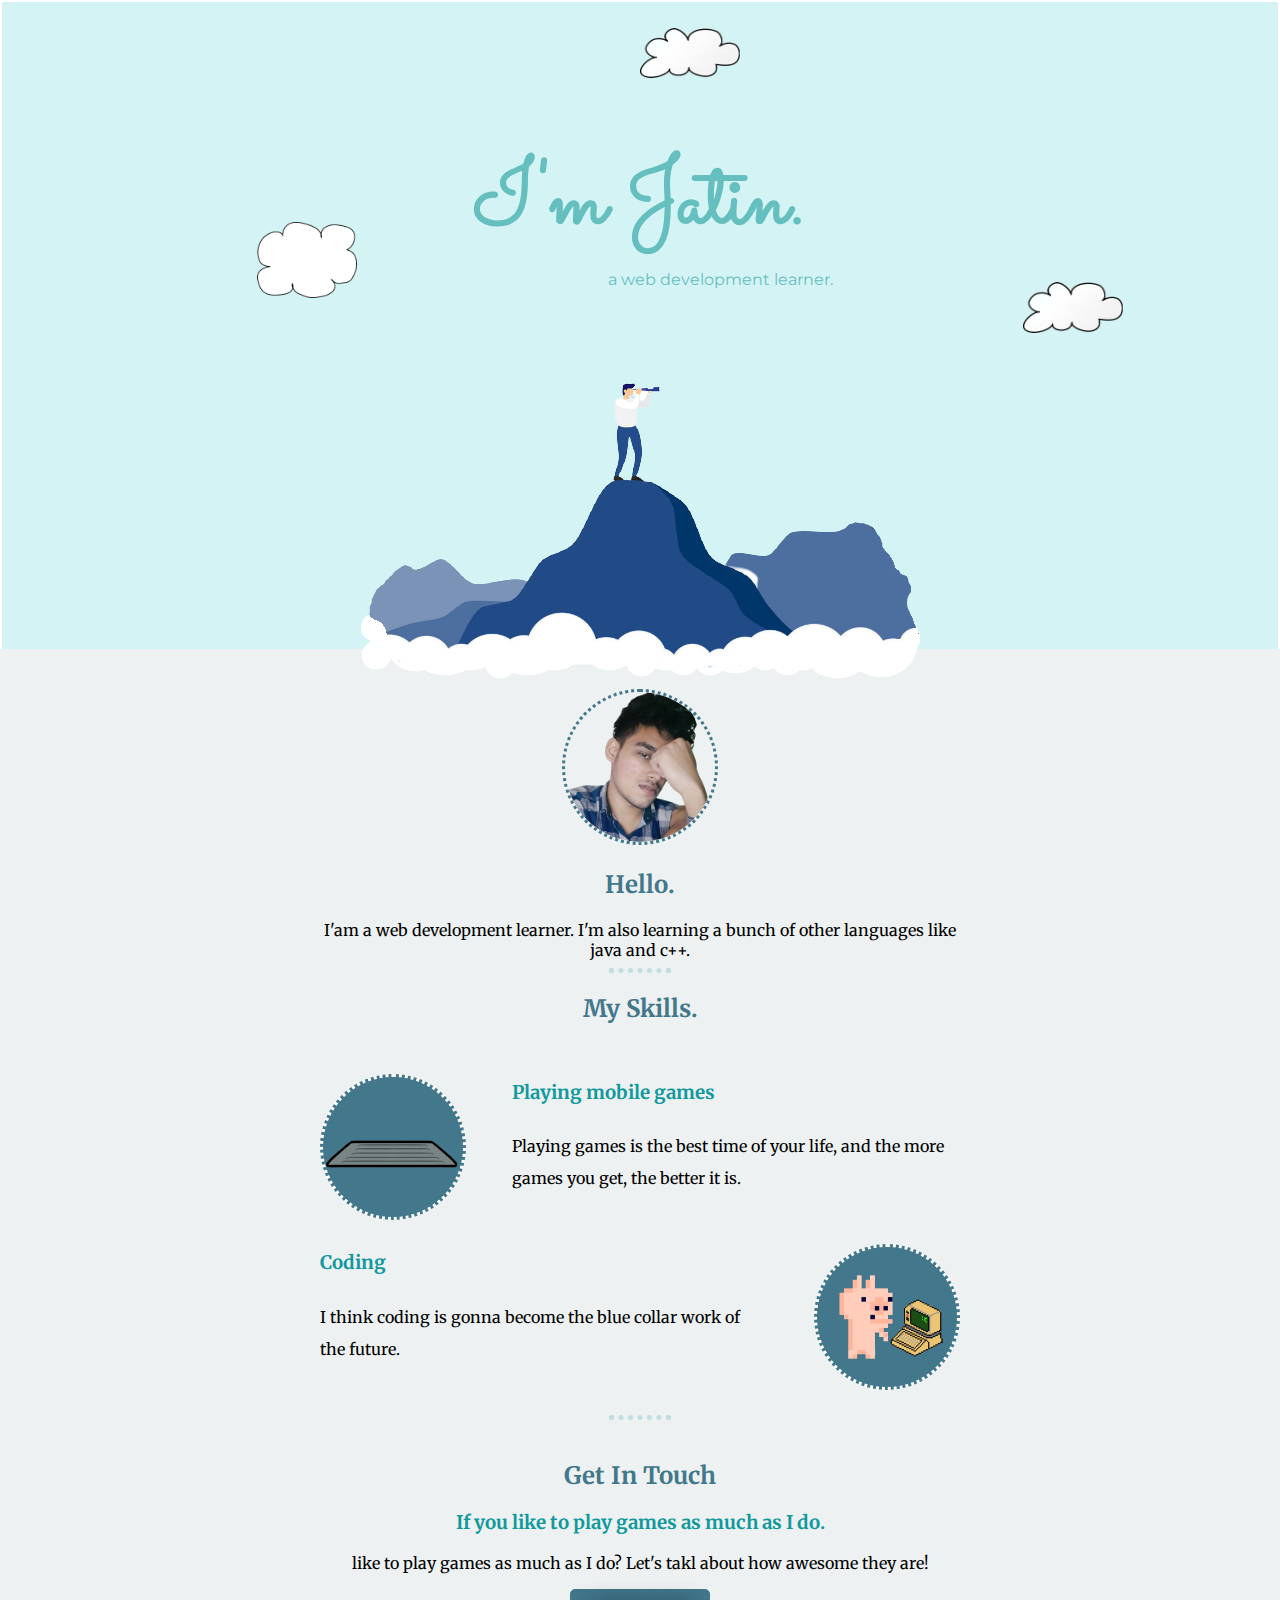
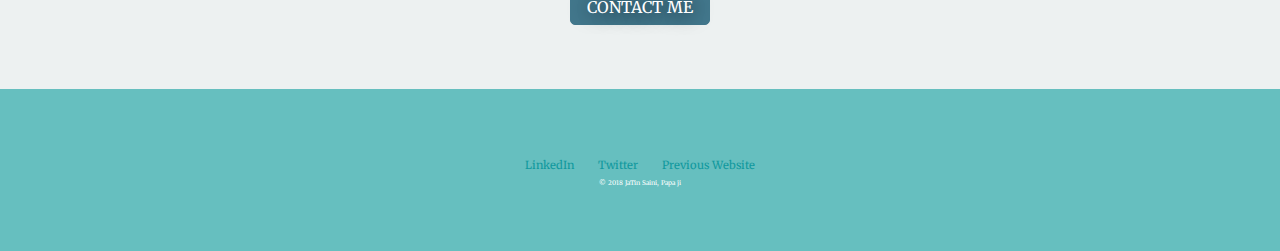
<file: index.html>
<!DOCTYPE html>
<html lang="en" dir="ltr">

<head>
  <meta charset="utf-8">
  <link rel="stylesheet" href="CSS/styles.css">
  <link rel="icon" href="IMAGES/favicon.ico">
  <link rel="preconnect" href="https://fonts.gstatic.com">
  <link href="https://fonts.googleapis.com/css2?family=Merriweather&family=Montserrat&family=Sacramento&display=swap" rel="stylesheet">
  <title>JaTin's Site</title>
</head>

<body>
  <div class="topContainer">
    <img class="cloud cloud1" src="IMAGES\483508-removebg-preview.png" alt="colud-png">
    <h1 class="myName info">I'm Jatin.</h1>
    <p class="salutation info">a web development learner.</p>
    <img class="cloud cloud2"src="IMAGES\483528-removebg-preview.png" alt="grassy-cloud">
    <img class="cloud cloud3" src="IMAGES\483508-removebg-preview.png" alt="cloud-png-2">
    <img class="mountain" src="IMAGES\business-man-standing-on-top-of-mountain-above-vector-23482405-removebg-preview-2-removebg-preview.png" alt="man-on-mountain">
  </div>

  <div class="middle-container">
    <div class="profile">
      <br><br>
      <img class="profileImage" src="IMAGES\imageonline-co-resizedimage.png" alt="">
      <h2>Hello.</h2>
      <p class="aboutMe">I'am a web development learner. I'm also learning a bunch of other languages like java and c++.</p>
    </div>
    <hr>
    <div class="skills">
      <h2>My Skills.</h2>
      <div class="skill-row">
        <img class="gameGif" src="IMAGES\ezgif.com-gif-maker.gif"></img>
        <h3 class="skillInfo game">Playing mobile games</h3>
        <p class="skillInfo game gameInfo">Playing games is the best time of your life, and the more games you get, the better it is.</p>
      </div>
      <div class="skill-row">
        <img class="codingGif" src="IMAGES\giphy.gif" alt="">
        <h3 class="skillInfo code">Coding</h3>
        <p class="skillInfo code codeInfo">I think coding is gonna become the blue collar work of the future.</p>
      </div>
    </div>
    <hr>
    <div class="contact-me">
      <h2>Get In Touch</h2>
      <h3>If you like to play games as much as I do.</h3>
      <p>like to play games as much as I do? Let's takl about how awesome they are!</p>
      <a class="BUTTON_GYB" href="mailto:jigyashusaini7@gmail.com">CONTACT ME</a>
    </div>
  </div>


  <div class="bottom-container">
    <a class="footer-link" href="https://www.linkedin.com/">LinkedIn</a>
    <a class="footer-link" href="https://twitter.com/">Twitter</a>
    <a class="footer-link" href="https://jatin-at-git.github.io/cv/">Previous Website</a>
    <p class="copyRight">© 2018 JaTin Saini, Papa ji</p>
  </div>


</body>

</html>
</file>
<file: CSS/styles.css>
body {
  font-family: 'Merriweather', serif;
  margin: 0;
  text-align: center;
}

.topContainer {
  background-color: rgb(212, 243, 244);
  margin: 2px 2px 0;
  padding: 2%;
  position: relative;
}

.middle-container{
  background-color: white;
  background-color: rgba(83,116,114,.1);
}

.profileImage{
  width: 150px;
  border-style: dotted;
  border-color: #42778C;
  border-radius: 100%;
}

.aboutMe{
  width: 50%;
  margin: auto;
}

.myName {
  color: #66BFBF;
  font-family: 'sacramento', sans-serif;
  font-size: 562.5%;
  margin-bottom: 0;
}

.salutation {
  color: #66BFBF;
  font-family: 'Montserrat', sans-serif;
  font-size: 1rem;
  font-weight: normal;
  margin: 0;
  margin-left: 10rem;
}

.info {
  position: relative;
  top: 50px;
}

.cloud {
  position: absolute;
  width: 100px;
}

.cloud2 {
  left: 20%;
  top: 220px;
}

.cloud3 {
  left: 80%;
  top: 280px;
}

.mountain {
  bottom: -60px;
  height: 10%;
  margin: auto;
  position: relative;
}


.skill-row{
  line-height: 2;
  margin: 50px auto;
  text-align: left;
  width: 50%;
}

.gameGif , .codingGif{
  background-color: #42778C;
  width: 140px;
  border-style: dotted;
  border-color: #FFFFFF;
  border-radius: 100%;
}

.gameGif{
  float: left;
}

.codingGif{
  float: right;
}

.game{
  margin-left: 30%;
}

.code{
  margin-right: 30%;
}

.bottom-container{
  background-color: #66BFBF;
  padding-top: 5%;
  padding-bottom: 5%;
  margin-bottom: 0;
}

.contact-me{
padding-top: 1%;
}

h3 ,a{
  color: #11999E;
}

h2{
  color: #42778C;
}

hr{
 border: dotted rgb(193,222,223)  5px;
 border-bottom: none;
 width: 4%;
}
.BUTTON_GYB {
   background: #42778C;
   -webkit-border-radius: 20px;
   -moz-border-radius: 20px;
   border-radius: 5px;
   height: 14px;
   line-height: 14px;
   color: #FFFFFF;
   width: 118px;
   font-size: 1rem;
   font-weight: 400;
   padding: 10px;
   text-shadow: 1px 1px 20px #000000;
   border: solid #42778C 1px;
   text-decoration: none;
   display: inline-block;
   cursor: pointer;
   text-align: center;
   margin-bottom: 5%;
}

.BUTTON_GYB:hover {
   border: solid #5191ab 1px;
   background: #5191ab;
   text-decoration: none;
}

.footer-link{
  text-decoration: none;
  margin: auto 10px;
  font-size: 0.7rem;
}

.copyRight{
  margin-bottom: 0;
  font-size: 0.4rem;
  color: white;
}
</file>
